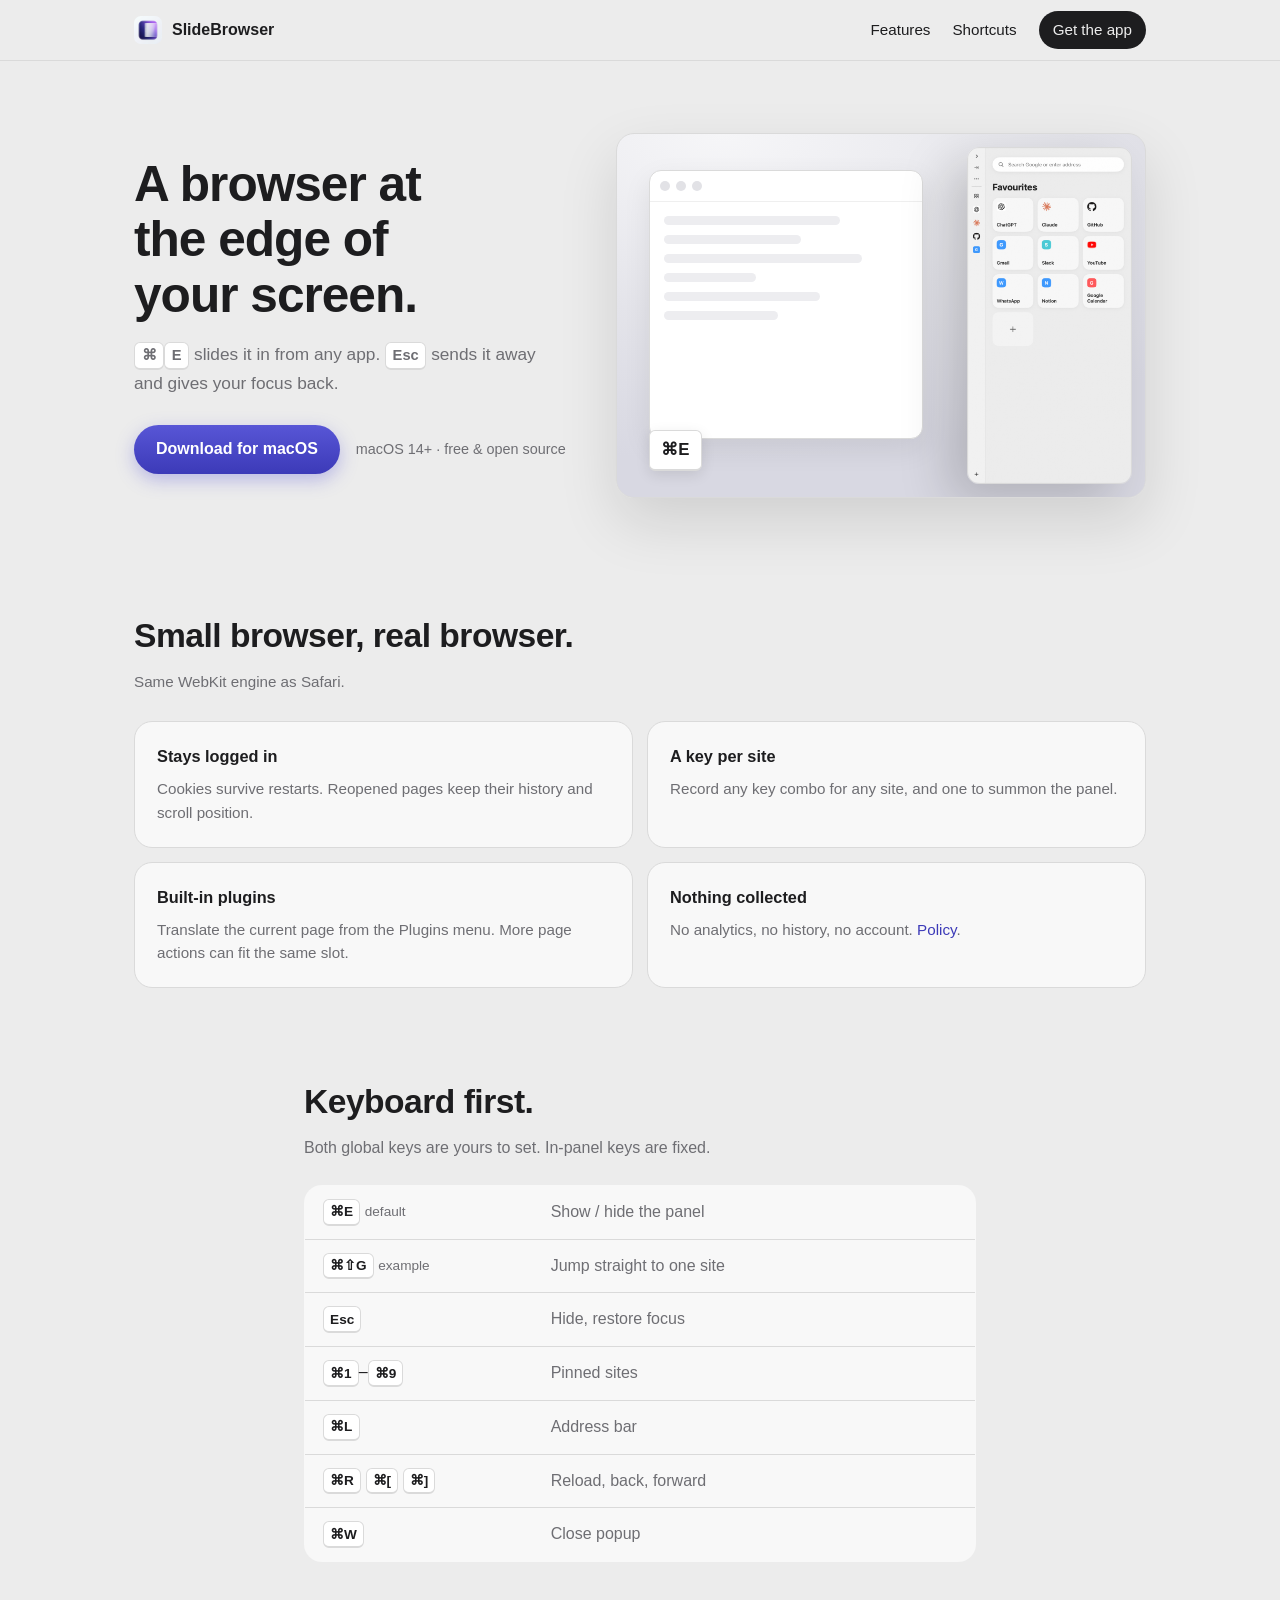
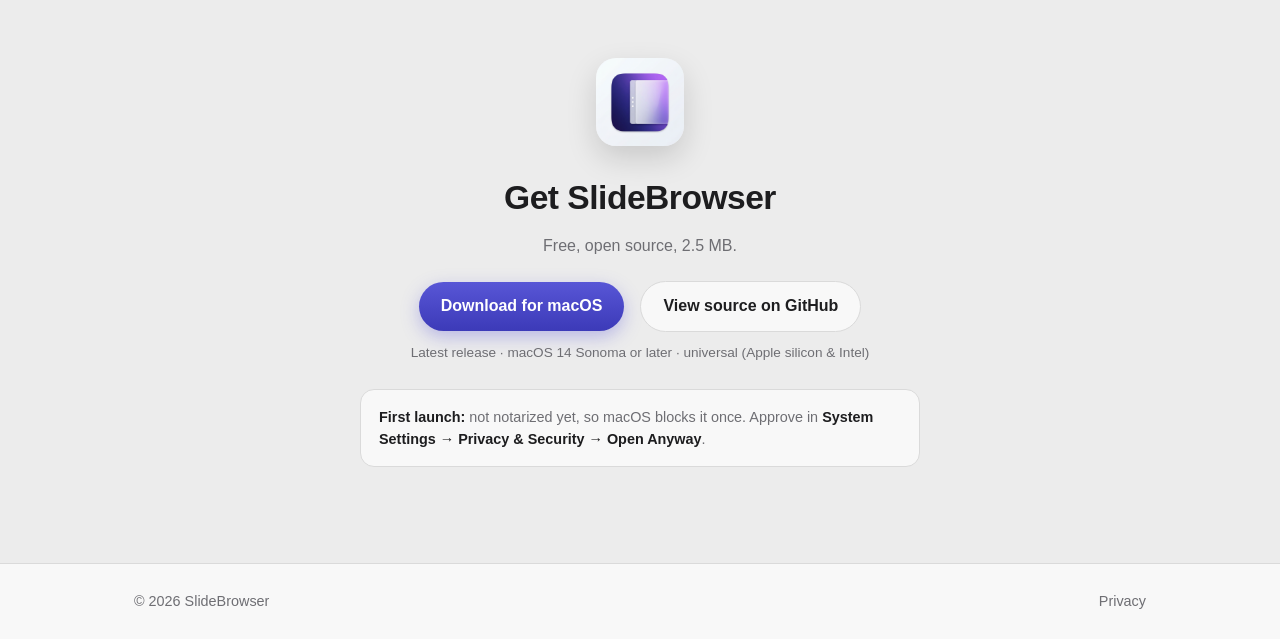
<file: website/index.html>
<!DOCTYPE html>
<html lang="en">
<head>
<meta charset="utf-8">
<meta name="viewport" content="width=device-width, initial-scale=1">
<title>SlideBrowser — the side browser for macOS</title>
<meta name="description" content="A mini browser that slides in from the edge of your Mac screen with one keystroke. Your sites stay logged in, your focus stays put.">
<meta property="og:title" content="SlideBrowser — the side browser for macOS">
<meta property="og:description" content="Press ⌘E. Browse. Press Esc. Back to work.">
<meta property="og:image" content="assets/panel-favourites.png">
<link rel="icon" type="image/png" sizes="32x32" href="assets/favicon-32.png">
<link rel="apple-touch-icon" href="assets/apple-touch-icon.png">
<link rel="stylesheet" href="style.css">
</head>
<body>

<header class="nav">
  <div class="nav-inner">
    <a class="brand" href="#top">
      <img src="assets/icon.png" alt="" width="28" height="28">
      <span>SlideBrowser</span>
    </a>
    <nav class="nav-links">
      <a href="#features">Features</a>
      <a href="#shortcuts">Shortcuts</a>
      <a href="#download" class="nav-cta">Get the app</a>
    </nav>
  </div>
</header>

<main id="top">

  <!-- Hero: the product's one trick, shown literally — a panel sliding in from the right edge. -->
  <section class="hero">
    <div class="hero-copy">
      <h1>A browser at the edge of your screen.</h1>
      <p class="lede">
        <kbd>⌘</kbd><kbd>E</kbd> slides it in from any app. <kbd>Esc</kbd> sends it away
        and gives your focus back.
      </p>
      <div class="hero-actions">
        <a class="button primary" href="#download">Download for macOS</a>
        <span class="hero-note">macOS 14+ · free &amp; open source</span>
      </div>
    </div>

    <div class="hero-stage" aria-hidden="true">
      <div class="desktop-mock">
        <div class="mock-window">
          <div class="mock-titlebar"><i></i><i></i><i></i></div>
          <div class="mock-lines">
            <span style="width:72%"></span><span style="width:56%"></span>
            <span style="width:81%"></span><span style="width:38%"></span>
            <span style="width:64%"></span><span style="width:47%"></span>
          </div>
        </div>
        <img class="panel-shot" src="assets/panel-favourites.png"
             alt="SlideBrowser panel showing the Favourites grid">
        <div class="keycap-hint"><kbd>⌘E</kbd></div>
      </div>
    </div>
  </section>

  <section id="features" class="features">
    <h2>Small browser, real browser.</h2>
    <p class="section-lede">Same WebKit engine as Safari.</p>
    <div class="grid">
      <article>
        <h3>Stays logged in</h3>
        <p>Cookies survive restarts. Reopened pages keep their history and scroll position.</p>
      </article>
      <article>
        <h3>A key per site</h3>
        <p>Record any key combo for any site, and one to summon the panel.</p>
      </article>
      <article>
        <h3>Built-in plugins</h3>
        <p>Translate the current page from the Plugins menu. More page actions can fit the same slot.</p>
      </article>
      <article>
        <h3>Nothing collected</h3>
        <p>No analytics, no history, no account. <a href="/privacy">Policy</a>.</p>
      </article>
    </div>
  </section>

  <section id="shortcuts" class="shortcuts">
    <h2>Keyboard first.</h2>
    <p class="section-lede">Both global keys are yours to set. In-panel keys are fixed.</p>
    <table>
      <tr><td><kbd>⌘E</kbd> <span class="dim">default</span></td><td>Show / hide the panel</td></tr>
      <tr><td><kbd>⌘⇧G</kbd> <span class="dim">example</span></td><td>Jump straight to one site</td></tr>
      <tr><td><kbd>Esc</kbd></td><td>Hide, restore focus</td></tr>
      <tr><td><kbd>⌘1</kbd>–<kbd>⌘9</kbd></td><td>Pinned sites</td></tr>
      <tr><td><kbd>⌘L</kbd></td><td>Address bar</td></tr>
      <tr><td><kbd>⌘R</kbd> <kbd>⌘[</kbd> <kbd>⌘]</kbd></td><td>Reload, back, forward</td></tr>
      <tr><td><kbd>⌘W</kbd></td><td>Close popup</td></tr>
    </table>
  </section>

  <section id="download" class="download">
    <img src="assets/icon.png" alt="" width="88" height="88">
    <h2>Get SlideBrowser</h2>
    <p>Free, open source, 2.5&nbsp;MB.</p>
    <div class="hero-actions center">
      <a class="button primary" href="https://github.com/xixifast/SlideBrowser/releases/latest/download/SlideBrowser-universal.zip">Download for macOS</a>
      <a class="button ghost" href="https://github.com/xixifast/SlideBrowser">View source on GitHub</a>
    </div>
    <p class="fine">Latest release · macOS 14 Sonoma or later · universal (Apple silicon &amp; Intel)</p>

    <div class="note">
      <b>First launch:</b> not notarized yet, so macOS blocks it once. Approve in
      <b>System Settings → Privacy &amp; Security → Open Anyway</b>.
    </div>
  </section>

</main>

<footer>
  <div class="foot-inner">
    <span>© 2026 SlideBrowser</span>
    <nav>
      <a href="/privacy">Privacy</a>
    </nav>
  </div>
</footer>

</body>
</html>
</file>
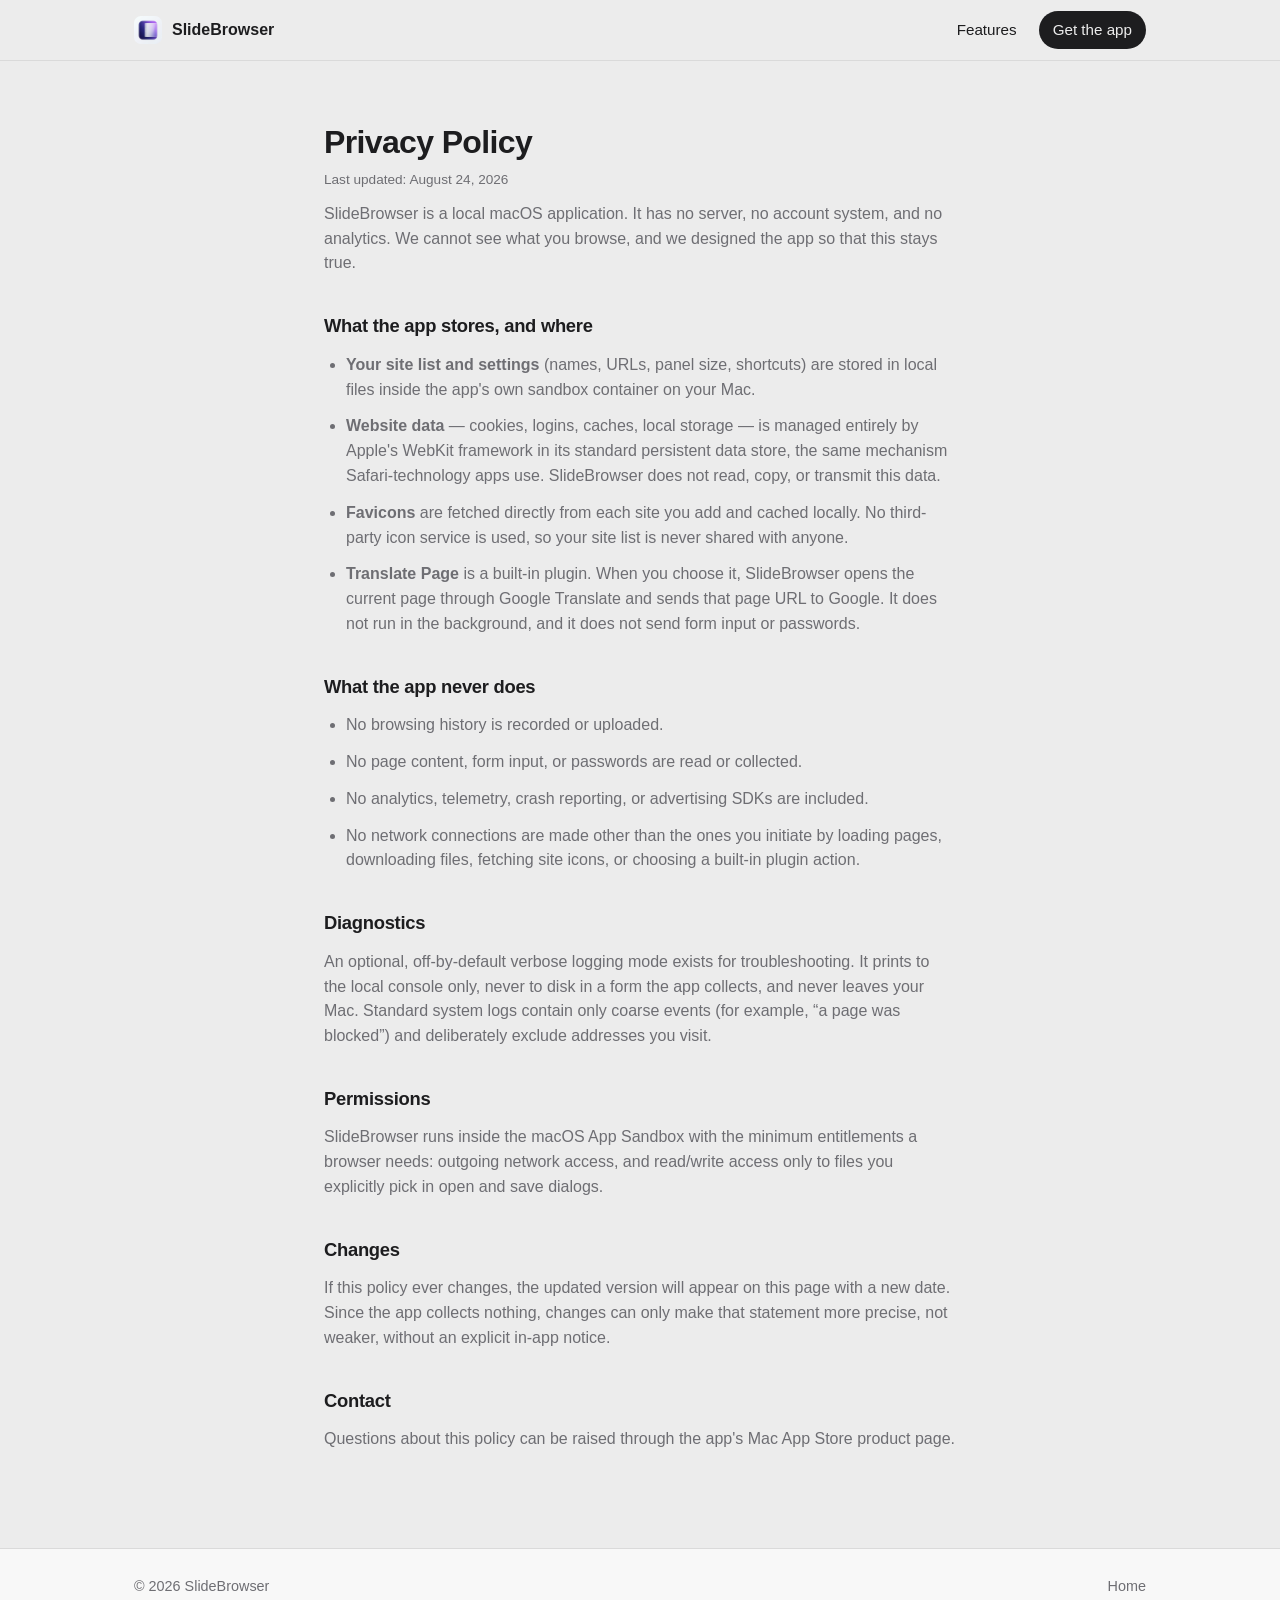
<file: website/privacy.html>
<!DOCTYPE html>
<html lang="en">
<head>
<meta charset="utf-8">
<meta name="viewport" content="width=device-width, initial-scale=1">
<title>Privacy Policy — SlideBrowser</title>
<meta name="description" content="SlideBrowser collects nothing. Here is exactly what that means.">
<link rel="icon" type="image/png" sizes="32x32" href="assets/favicon-32.png">
<link rel="stylesheet" href="style.css">
</head>
<body>

<header class="nav">
  <div class="nav-inner">
    <a class="brand" href="/">
      <img src="assets/icon.png" alt="" width="28" height="28">
      <span>SlideBrowser</span>
    </a>
    <nav class="nav-links">
      <a href="/#features">Features</a>
      <a href="/#download" class="nav-cta">Get the app</a>
    </nav>
  </div>
</header>

<main class="prose">
  <h1>Privacy Policy</h1>
  <p class="updated">Last updated: August 24, 2026</p>

  <p>SlideBrowser is a local macOS application. It has no server, no account system,
  and no analytics. We cannot see what you browse, and we designed the app so that
  this stays true.</p>

  <h2>What the app stores, and where</h2>
  <ul>
    <li><b>Your site list and settings</b> (names, URLs, panel size, shortcuts) are stored
    in local files inside the app's own sandbox container on your Mac.</li>
    <li><b>Website data</b> — cookies, logins, caches, local storage — is managed entirely by
    Apple's WebKit framework in its standard persistent data store, the same mechanism
    Safari-technology apps use. SlideBrowser does not read, copy, or transmit this data.</li>
    <li><b>Favicons</b> are fetched directly from each site you add and cached locally.
    No third-party icon service is used, so your site list is never shared with anyone.</li>
    <li><b>Translate Page</b> is a built-in plugin. When you choose it, SlideBrowser opens
    the current page through Google Translate and sends that page URL to Google. It does
    not run in the background, and it does not send form input or passwords.</li>
  </ul>

  <h2>What the app never does</h2>
  <ul>
    <li>No browsing history is recorded or uploaded.</li>
    <li>No page content, form input, or passwords are read or collected.</li>
    <li>No analytics, telemetry, crash reporting, or advertising SDKs are included.</li>
    <li>No network connections are made other than the ones you initiate by loading pages,
    downloading files, fetching site icons, or choosing a built-in plugin action.</li>
  </ul>

  <h2>Diagnostics</h2>
  <p>An optional, off-by-default verbose logging mode exists for troubleshooting. It prints
  to the local console only, never to disk in a form the app collects, and never leaves
  your Mac. Standard system logs contain only coarse events (for example, “a page was
  blocked”) and deliberately exclude addresses you visit.</p>

  <h2>Permissions</h2>
  <p>SlideBrowser runs inside the macOS App Sandbox with the minimum entitlements a browser
  needs: outgoing network access, and read/write access only to files you explicitly pick
  in open and save dialogs.</p>

  <h2>Changes</h2>
  <p>If this policy ever changes, the updated version will appear on this page with a new
  date. Since the app collects nothing, changes can only make that statement more precise,
  not weaker, without an explicit in-app notice.</p>

  <h2>Contact</h2>
  <p>Questions about this policy can be raised through the app's Mac App Store product page.</p>
</main>

<footer>
  <div class="foot-inner">
    <span>© 2026 SlideBrowser</span>
    <nav><a href="/">Home</a></nav>
  </div>
</footer>

</body>
</html>
</file>
<file: website/style.css>
/* SlideBrowser marketing site.
   Palette mirrors the app: warm light grays, near-black text, one indigo accent from the icon. */

:root {
  --bg: #ececec;
  --card: #f8f8f8;
  --field: #ffffff;
  --hairline: #dadada;
  --text: #1d1d1f;
  --text-2: #6e6e73;
  --accent: #5856d6;
  --accent-deep: #3c3ab8;
  --radius: 18px;
  --nav-h: 60px;
}

* { box-sizing: border-box; margin: 0; padding: 0; }

img { max-width: 100%; height: auto; }

html { scroll-behavior: smooth; }

body {
  font-family: -apple-system, BlinkMacSystemFont, "SF Pro Text", "Helvetica Neue", Arial, sans-serif;
  background: var(--bg);
  color: var(--text);
  line-height: 1.55;
  -webkit-font-smoothing: antialiased;
}

kbd {
  display: inline-block;
  padding: 0.1em 0.45em;
  border: 1px solid var(--hairline);
  border-bottom-width: 2px;
  border-radius: 6px;
  background: var(--field);
  font-family: inherit;
  font-size: 0.85em;
  font-weight: 600;
}

code {
  font-family: ui-monospace, "SF Mono", Menlo, monospace;
  font-size: 0.9em;
  background: var(--field);
  padding: 0.1em 0.35em;
  border-radius: 5px;
}

a { color: var(--accent-deep); text-decoration: none; }
a:hover { text-decoration: underline; }

/* ---------- nav ---------- */

.nav {
  position: sticky;
  top: 0;
  z-index: 10;
  backdrop-filter: blur(14px);
  background: color-mix(in srgb, var(--bg) 78%, transparent);
  border-bottom: 1px solid var(--hairline);
}

.nav-inner {
  max-width: 1060px;
  margin: 0 auto;
  height: var(--nav-h);
  padding: 0 24px;
  display: flex;
  align-items: center;
  justify-content: space-between;
}

.brand {
  display: flex;
  align-items: center;
  gap: 10px;
  font-weight: 700;
  color: var(--text);
}
.brand img { border-radius: 7px; }
.brand:hover { text-decoration: none; }

.nav-links { display: flex; align-items: center; gap: 22px; font-size: 0.95rem; }
.nav-links a { color: var(--text); font-weight: 500; }

.nav-cta {
  padding: 7px 14px;
  border-radius: 999px;
  background: var(--text);
  color: var(--bg) !important;
}
.nav-cta:hover { text-decoration: none; opacity: 0.85; }

/* ---------- hero ---------- */

.hero {
  max-width: 1060px;
  margin: 0 auto;
  padding: 72px 24px 24px;
  display: grid;
  grid-template-columns: minmax(0, 5fr) minmax(0, 6fr);
  gap: 40px;
  align-items: center;
}

h1 {
  font-size: clamp(2rem, 4.4vw, 3.1rem);
  line-height: 1.12;
  letter-spacing: -0.02em;
  font-weight: 800;
  text-wrap: balance;
}

.lede {
  margin-top: 18px;
  font-size: 1.08rem;
  color: var(--text-2);
  max-width: 44ch;
}

.hero-actions {
  margin-top: 28px;
  display: flex;
  align-items: center;
  gap: 16px;
  flex-wrap: wrap;
}
.hero-actions.center { justify-content: center; }

.button {
  display: inline-block;
  padding: 12px 22px;
  border-radius: 999px;
  font-weight: 650;
  font-size: 1rem;
}
.button.primary {
  background: linear-gradient(180deg, var(--accent), var(--accent-deep));
  color: #fff;
  box-shadow: 0 6px 18px rgba(88, 86, 214, 0.35);
}
.button.primary:hover { text-decoration: none; transform: translateY(-1px); }
.button.ghost {
  background: var(--card);
  color: var(--text);
  border: 1px solid var(--hairline);
}
.button.ghost:hover { text-decoration: none; background: var(--field); }

.note {
  margin: 26px auto 0;
  max-width: 560px;
  padding: 16px 18px;
  border-radius: 14px;
  background: var(--card);
  border: 1px solid var(--hairline);
  color: var(--text-2);
  font-size: 0.9rem;
  text-align: left;
}
.note b { color: var(--text); }

.hero-note { color: var(--text-2); font-size: 0.9rem; }

/* The stage recreates the product's one trick: a panel sliding in over a desktop. */
.hero-stage { min-width: 0; }

.desktop-mock {
  position: relative;
  aspect-ratio: 16 / 11;
  border-radius: var(--radius);
  background:
    radial-gradient(120% 90% at 20% 0%, #f6f6f8 0%, #e4e4ea 55%, #d8d8e2 100%);
  border: 1px solid var(--hairline);
  overflow: hidden;
  box-shadow: 0 24px 60px rgba(0, 0, 0, 0.12);
}

.mock-window {
  position: absolute;
  left: 6%;
  top: 10%;
  width: 52%;
  height: 74%;
  background: var(--field);
  border-radius: 12px;
  border: 1px solid var(--hairline);
  box-shadow: 0 10px 28px rgba(0, 0, 0, 0.08);
}

.mock-titlebar {
  display: flex;
  gap: 6px;
  padding: 10px;
  border-bottom: 1px solid #efefef;
}
.mock-titlebar i {
  width: 10px; height: 10px;
  border-radius: 50%;
  background: #e2e2e6;
}

.mock-lines { padding: 14px; display: grid; gap: 10px; }
.mock-lines span {
  display: block;
  height: 9px;
  border-radius: 5px;
  background: #ededf0;
}

.panel-shot {
  position: absolute;
  top: 3.5%;
  right: 2.5%;
  height: 93%;
  width: auto;
  max-width: 46%;
  object-fit: cover;
  object-position: top;
  border-radius: 12px;
  border: 1px solid var(--hairline);
  box-shadow: -18px 18px 50px rgba(0, 0, 0, 0.18);
  animation: slide-in 0.9s cubic-bezier(0.2, 0.8, 0.2, 1) 0.35s backwards;
}

.keycap-hint {
  position: absolute;
  left: 6%;
  bottom: 7%;
  animation: fade-up 0.6s ease 1.1s backwards;
}
.keycap-hint kbd {
  font-size: 1.05rem;
  padding: 0.35em 0.7em;
  box-shadow: 0 4px 14px rgba(0, 0, 0, 0.10);
}

@keyframes slide-in {
  from { transform: translateX(115%); }
  to   { transform: translateX(0); }
}
@keyframes fade-up {
  from { opacity: 0; transform: translateY(8px); }
  to   { opacity: 1; transform: translateY(0); }
}

@media (prefers-reduced-motion: reduce) {
  .panel-shot, .keycap-hint { animation: none; }
  html { scroll-behavior: auto; }
}

/* ---------- features ---------- */

.features { max-width: 1060px; margin: 88px auto 0; padding: 0 24px; }

h2 {
  font-size: clamp(1.5rem, 3vw, 2.1rem);
  letter-spacing: -0.015em;
  font-weight: 750;
}

.section-lede { color: var(--text-2); margin-top: 8px; }

.features .grid {
  margin-top: 28px;
  display: grid;
  grid-template-columns: repeat(2, 1fr);
  gap: 14px;
}

.features article {
  background: var(--card);
  border: 1px solid var(--hairline);
  border-radius: var(--radius);
  padding: 22px;
}
.features h3 { font-size: 1.02rem; margin-bottom: 8px; }
.features p { color: var(--text-2); font-size: 0.95rem; }

/* ---------- shortcuts ---------- */

.shortcuts { max-width: 720px; margin: 88px auto 0; padding: 0 24px; }

.shortcuts table {
  margin-top: 24px;
  width: 100%;
  border-collapse: collapse;
  background: var(--card);
  border: 1px solid var(--hairline);
  border-radius: var(--radius);
  overflow: hidden;
}
.shortcuts td { padding: 13px 18px; border-top: 1px solid var(--hairline); }
.shortcuts tr:first-child td { border-top: 0; }
.shortcuts td:first-child { width: 34%; white-space: nowrap; }
.shortcuts td:last-child { color: var(--text-2); }
.shortcuts .dim { color: var(--text-2); font-size: 0.85em; }

/* ---------- download ---------- */

.download {
  max-width: 720px;
  margin: 96px auto 0;
  padding: 0 24px;
  text-align: center;
}
.download img { border-radius: 20px; box-shadow: 0 12px 30px rgba(0,0,0,0.15); }
.download h2 { margin-top: 18px; }
.download p { color: var(--text-2); margin-top: 10px; }
.download .hero-actions { margin-top: 22px; }
.fine { font-size: 0.85rem; margin-top: 14px; }

/* ---------- footer ---------- */

footer {
  margin-top: 96px;
  border-top: 1px solid var(--hairline);
  background: var(--card);
}
.foot-inner {
  max-width: 1060px;
  margin: 0 auto;
  padding: 26px 24px;
  display: flex;
  justify-content: space-between;
  color: var(--text-2);
  font-size: 0.9rem;
}
.foot-inner a { color: var(--text-2); }

/* ---------- privacy page ---------- */

.prose {
  max-width: 680px;
  margin: 64px auto;
  padding: 0 24px;
}
.prose h1 { font-size: 2rem; }
.prose h2 { font-size: 1.15rem; margin-top: 36px; }
.prose p, .prose li { color: var(--text-2); margin-top: 12px; }
.prose ul { margin-top: 12px; padding-left: 22px; }
.prose .updated { font-size: 0.85rem; margin-top: 8px; }

/* ---------- responsive ---------- */

@media (max-width: 880px) {
  .hero { grid-template-columns: 1fr; padding-top: 48px; }
  .hero-stage { order: -1; }
  h1 { max-width: none; }
  .features .grid { grid-template-columns: 1fr; }
  .nav-links a:not(.nav-cta) { display: none; }
  .shortcuts td:first-child { white-space: normal; width: auto; }
  .shortcuts td { padding: 11px 14px; }
}
</file>
